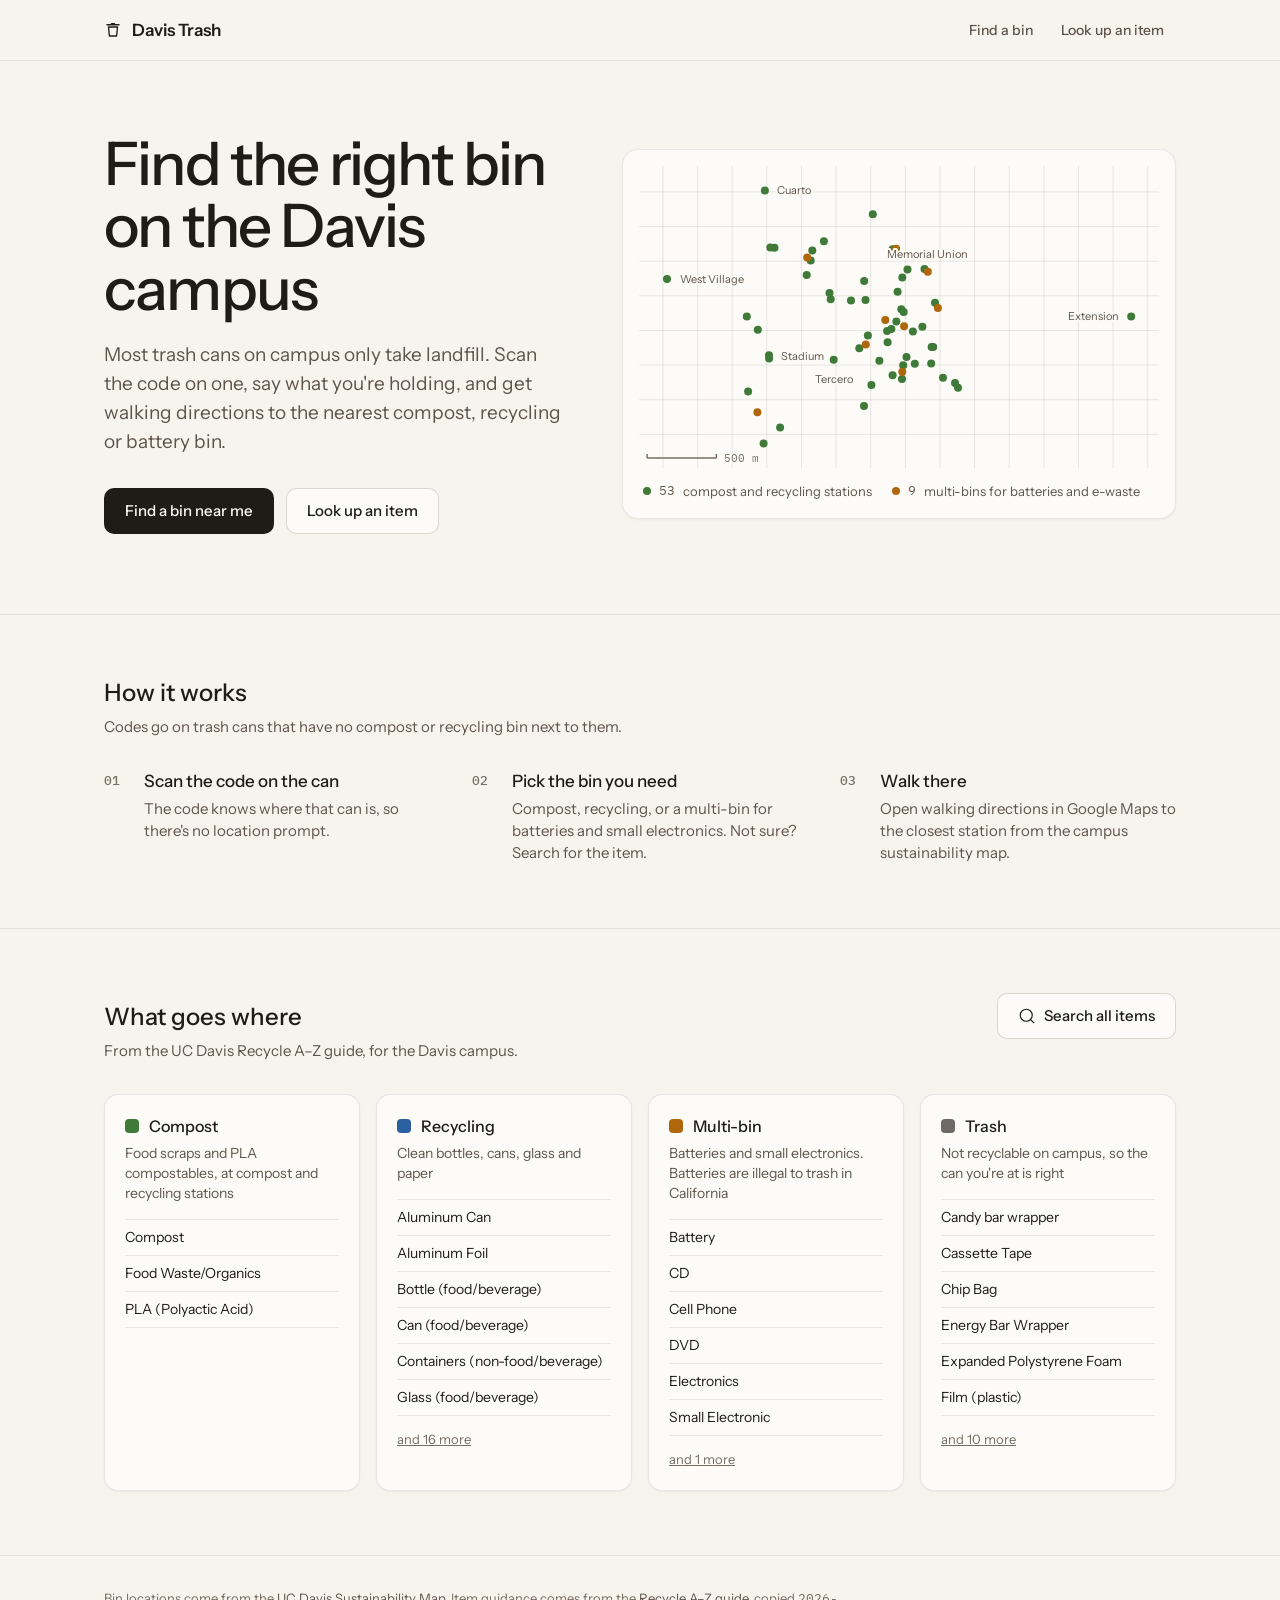
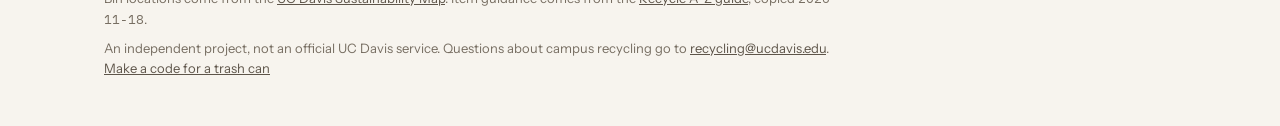
<file: index.html>
<!doctype html>
<html lang="en">
<head>
  <meta charset="utf-8">
  <meta name="viewport" content="width=device-width, initial-scale=1, viewport-fit=cover">
  <title>Davis Trash</title>
  <meta name="description" content="Find the nearest compost, recycling or battery bin on the UC Davis campus, and look up which bin an item goes in.">
  <meta name="theme-color" content="#f7f4ee" media="(prefers-color-scheme: light)">
  <meta name="theme-color" content="#161513" media="(prefers-color-scheme: dark)">
  <link rel="icon" href="data:image/svg+xml,%3Csvg xmlns='http://www.w3.org/2000/svg' viewBox='0 0 24 24'%3E%3Crect width='24' height='24' rx='6' fill='%233f7a39'/%3E%3Cpath d='M7 9h10l-1 9H8z M6 7h12' stroke='%23fdfbf7' stroke-width='1.8' fill='none' stroke-linejoin='round' stroke-linecap='round'/%3E%3C/svg%3E">
  <link rel="preconnect" href="https://fonts.googleapis.com">
  <link rel="preconnect" href="https://fonts.gstatic.com" crossorigin>
  <link href="https://fonts.googleapis.com/css2?family=IBM+Plex+Mono:wght@400;500&family=Instrument+Sans:wght@400;500;600&display=swap" rel="stylesheet">
  <link rel="stylesheet" href="assets/styles.css?v=5">
</head>
<body>
  <header class="top">
    <div class="wrap">
      <a class="brand" href="./" data-home>
        <svg class="brand-mark" viewBox="0 0 24 24" aria-hidden="true"><path d="M6 8h12l-1.2 12H7.2z M4 5h16 M10 5V3.5h4V5" stroke="currentColor" stroke-width="1.8" fill="none" stroke-linejoin="round" stroke-linecap="round"/></svg>
        Davis Trash
      </a>
      <nav class="nav" aria-label="Main">
        <a href="#find" data-nav="find">Find a bin</a>
        <a href="#search" data-nav="search">Look up an item</a>
      </nav>
    </div>
  </header>

  <main id="app">
    <!-- Overview, shown when someone opens the site directly -->
    <section id="view-home" hidden>
      <div class="wrap hero">
        <div>
          <h1 class="h-hero">Find the right bin on the Davis campus</h1>
          <p class="lede">Most trash cans on campus only take landfill. Scan the code on one, say what you're holding, and get walking directions to the nearest compost, recycling or battery bin.</p>
          <div class="actions">
            <a class="btn btn-primary" href="#find">Find a bin near me</a>
            <a class="btn btn-secondary" href="#search">Look up an item</a>
          </div>
        </div>
        <figure class="hero-map" style="margin:0">
          <svg class="map" id="home-map" role="img" aria-label="Map of mapped compost, recycling and multi-bin stations on the UC Davis campus"></svg>
          <figcaption class="legend" id="home-legend"></figcaption>
        </figure>
      </div>

      <section class="section">
        <div class="wrap">
          <div class="section-head">
            <div>
              <h2 class="h-sec">How it works</h2>
              <p>Codes go on trash cans that have no compost or recycling bin next to them.</p>
            </div>
          </div>
          <ol class="steps">
            <li><span class="n">01</span><div><h3>Scan the code on the can</h3><p>The code knows where that can is, so there's no location prompt.</p></div></li>
            <li><span class="n">02</span><div><h3>Pick the bin you need</h3><p>Compost, recycling, or a multi-bin for batteries and small electronics. Not sure? Search for the item.</p></div></li>
            <li><span class="n">03</span><div><h3>Walk there</h3><p>Open walking directions in Google Maps to the closest station from the campus sustainability map.</p></div></li>
          </ol>
        </div>
      </section>

      <section class="section">
        <div class="wrap">
          <div class="section-head">
            <div>
              <h2 class="h-sec">What goes where</h2>
              <p>From the UC Davis Recycle A–Z guide, for the Davis campus.</p>
            </div>
            <a class="btn btn-secondary" href="#search">
              <svg viewBox="0 0 24 24" aria-hidden="true"><circle cx="11" cy="11" r="8"/><path d="m21 21-4.3-4.3"/></svg>
              Search all items
            </a>
          </div>
          <div class="bins" id="home-bins"></div>
        </div>
      </section>
    </section>

    <!-- Pick a bin type -->
    <section id="view-find" class="view" hidden>
      <div class="wrap app-grid">
        <div>
          <div class="here" id="find-here" hidden><span class="lid k-landfill"></span>You're at a trash-only can</div>
          <h1 class="h-page">Which bin do you need?</h1>
          <div class="choices" id="choices"></div>
          <div class="or">or</div>
          <form class="search" id="find-search" role="search">
            <svg class="icon" viewBox="0 0 24 24" aria-hidden="true"><circle cx="11" cy="11" r="8"/><path d="m21 21-4.3-4.3"/></svg>
            <input type="search" name="q" placeholder="Look up an item, like chip bag" aria-label="Look up an item" autocomplete="off">
          </form>
        </div>
        <div class="map-card">
          <svg class="map" id="find-map" role="img" aria-label="Map of bin stations"></svg>
          <div class="meta" id="find-map-meta"></div>
        </div>
      </div>
    </section>

    <!-- Nearest station of one type -->
    <section id="view-result" class="view" hidden>
      <div class="wrap app-grid">
        <div class="result" id="result-body"></div>
        <div class="map-card" id="result-map-card" hidden>
          <svg class="map" id="result-map" role="img"></svg>
          <div class="meta">Straight-line view. Google Maps has the walking route.</div>
        </div>
      </div>
    </section>

    <!-- Search -->
    <section id="view-search" class="view" hidden>
      <div class="wrap" style="max-width:720px">
        <a class="back" href="#find" id="search-back">
          <svg class="icon" viewBox="0 0 24 24" aria-hidden="true"><path d="m12 19-7-7 7-7"/><path d="M19 12H5"/></svg>Bins
        </a>
        <h1 class="h-page">What are you throwing away?</h1>
        <form class="search" id="search-form" role="search" style="margin-top:24px">
          <svg class="icon" viewBox="0 0 24 24" aria-hidden="true"><circle cx="11" cy="11" r="8"/><path d="m21 21-4.3-4.3"/></svg>
          <input type="search" id="q" placeholder="Search" aria-label="Item" autocomplete="off" aria-controls="results">
          <button type="button" class="clear" id="q-clear" aria-label="Clear" hidden>
            <svg class="icon" viewBox="0 0 24 24" aria-hidden="true"><path d="M18 6 6 18"/><path d="m6 6 12 12"/></svg>
          </button>
        </form>
        <div class="empty" id="search-empty"></div>
        <ul class="results" id="results" aria-live="polite"></ul>
      </div>
    </section>

    <!-- One item -->
    <section id="view-item" class="view" hidden>
      <div class="wrap">
        <a class="back" href="#search" id="item-back">
          <svg class="icon" viewBox="0 0 24 24" aria-hidden="true"><path d="m12 19-7-7 7-7"/><path d="M19 12H5"/></svg>Search
        </a>
        <div id="item-body"></div>
      </div>
    </section>
  </main>

  <footer class="foot">
    <div class="wrap">
      <p>Bin locations come from the <a href="https://sustainability.ucdavis.edu/sustainability-map" target="_blank" rel="noopener">UC Davis Sustainability Map</a>. Item guidance comes from the <a href="https://sustainability.ucdavis.edu/how/recycle-a-z" target="_blank" rel="noopener">Recycle A–Z guide</a>, copied <span class="mono" id="updated"></span>.</p>
      <p>An independent project, not an official UC Davis service. Questions about campus recycling go to <a href="mailto:recycling@ucdavis.edu">recycling@ucdavis.edu</a>. <a href="qr.html">Make a code for a trash can</a></p>
    </div>
  </footer>

  <script src="assets/data.js?v=5"></script>
  <script src="assets/app.js?v=5"></script>
</body>
</html>
</file>
<file: assets/styles.css>
:root {
  --bg: #f7f4ee;
  --card: #fdfbf7;
  --raised: #efe9df;
  --text: #1f1b16;
  --text-2: #5e554a;
  --muted: #776e62;
  --line: rgba(31, 27, 22, 0.09);
  --line-strong: rgba(31, 27, 22, 0.16);
  --on-text: #fdfbf7;

  /* Bin lid colors: they mean something, so they are the only hues on the page */
  --compost: #3f7a39;
  --recycle: #2a609f;
  --multibin: #b0670c;
  --multibin-ink: #8a4f08;
  --landfill: #6f6a63;
  --special: #1f1b16;

  --shadow: 0 1px 2px rgba(31, 27, 22, 0.05);
  --ease: cubic-bezier(0.22, 1, 0.36, 1);
  --sans: "Instrument Sans", system-ui, -apple-system, "Segoe UI", sans-serif;
  --mono: "IBM Plex Mono", ui-monospace, "SF Mono", Menlo, monospace;
  color-scheme: light;
}

@media (prefers-color-scheme: dark) {
  :root:not([data-theme="light"]) {
    --bg: #161513;
    --card: #1c1a18;
    --raised: #262421;
    --text: #efe9de;
    --text-2: #aaa398;
    --muted: #8f897f;
    --line: rgba(239, 233, 222, 0.09);
    --line-strong: rgba(239, 233, 222, 0.16);
    --on-text: #161513;
    --compost: #74b56b;
    --recycle: #72a4e3;
    --multibin: #dd9c45;
    --multibin-ink: #dd9c45;
    --landfill: #9b958c;
    --special: #efe9de;
    --shadow: none;
    color-scheme: dark;
  }
}
:root[data-theme="dark"] {
  --bg: #161513;
  --card: #1c1a18;
  --raised: #262421;
  --text: #efe9de;
  --text-2: #aaa398;
  --muted: #8f897f;
  --line: rgba(239, 233, 222, 0.09);
  --line-strong: rgba(239, 233, 222, 0.16);
  --on-text: #161513;
  --compost: #74b56b;
  --recycle: #72a4e3;
  --multibin: #dd9c45;
  --multibin-ink: #dd9c45;
  --landfill: #9b958c;
  --special: #efe9de;
  --shadow: none;
  color-scheme: dark;
}

* { box-sizing: border-box; }
html { -webkit-text-size-adjust: 100%; }
body {
  margin: 0;
  background: var(--bg);
  color: var(--text);
  font: 400 15px/22px var(--sans);
  -webkit-font-smoothing: antialiased;
}
a { color: inherit; }
button, input, select { font: inherit; color: inherit; }
[hidden] { display: none !important; }

.wrap { max-width: 1120px; margin: 0 auto; padding: 0 24px; }
@media (max-width: 640px) { .wrap { padding: 0 16px; } }

/* Header */
.top { border-bottom: 1px solid var(--line); }
.top .wrap { display: flex; align-items: center; gap: 24px; height: 60px; }
.brand { display: flex; align-items: center; gap: 10px; text-decoration: none; font-weight: 600; font-size: 17px; white-space: nowrap; }
.brand-mark { width: 18px; height: 18px; display: block; }
.nav { display: flex; gap: 4px; margin-left: auto; }
.nav a {
  text-decoration: none; color: var(--text-2); font-weight: 500; font-size: 14px;
  height: 36px; padding: 0 12px; display: inline-flex; align-items: center; border-radius: 8px; white-space: nowrap;
  transition: background-color 150ms var(--ease), color 150ms var(--ease);
}
.nav a:hover { background: var(--raised); color: var(--text); }
.nav a[aria-current="page"] { color: var(--text); background: var(--raised); }
@media (max-width: 420px) { .top .wrap { gap: 12px; } .nav { gap: 0; } .nav a { padding: 0 8px; } }

/* Shared type */
h1, h2, h3 { margin: 0; font-weight: 500; }
.h-hero { font-size: 60px; line-height: 1.04; letter-spacing: -0.03em; max-width: 12ch; }
.h-page { font-size: 32px; line-height: 1.15; letter-spacing: -0.01em; }
.h-sec { font-size: 24px; line-height: 1.2; }
.lede { font-size: 19px; line-height: 29px; color: var(--text-2); max-width: 34rem; margin: 20px 0 0; }
.muted { color: var(--muted); }
.meta { font: 400 12px/16px var(--mono); color: var(--muted); }
.mono { font-family: var(--mono); font-variant-numeric: tabular-nums; }
@media (max-width: 640px) {
  .h-hero { font-size: 40px; }
  .h-page { font-size: 28px; }
  .lede { font-size: 17px; line-height: 26px; }
}

/* Buttons */
.btn {
  display: inline-flex; align-items: center; justify-content: center; gap: 8px;
  height: 46px; padding: 0 20px; border-radius: 10px; border: 1px solid transparent;
  font-weight: 500; font-size: 15px; text-decoration: none; cursor: pointer;
  transition: background-color 150ms var(--ease), border-color 150ms var(--ease), transform 120ms var(--ease);
}
.btn:active { transform: scale(0.98); }
.btn-primary { background: var(--text); color: var(--on-text); }
.btn-primary:hover { background: color-mix(in srgb, var(--text) 86%, var(--bg)); }
.btn-secondary { background: var(--card); border-color: var(--line-strong); }
.btn-secondary:hover { background: var(--raised); }
.btn-block { width: 100%; }
.btn svg, .icon { width: 18px; height: 18px; flex: none; stroke: currentColor; fill: none; stroke-width: 1.5; stroke-linecap: round; stroke-linejoin: round; }
.actions { display: flex; flex-wrap: wrap; gap: 12px; margin-top: 32px; }

a:focus-visible, button:focus-visible, input:focus-visible, select:focus-visible, summary:focus-visible {
  outline: 2px solid var(--recycle); outline-offset: 2px;
}

.back {
  display: inline-flex; align-items: center; gap: 8px; color: var(--text-2); text-decoration: none;
  font-size: 14px; font-weight: 500; height: 32px; margin-bottom: 16px;
}
.back:hover { color: var(--text); }
.back .icon { width: 16px; height: 16px; }

/* Lid swatch: the bin's lid color, seen from the side */
.lid { width: 14px; height: 14px; border-radius: 4px; flex: none; background: var(--c, var(--landfill)); }
.k-compost { --c: var(--compost); --ink: var(--compost); }
.k-recycle { --c: var(--recycle); --ink: var(--recycle); }
.k-multibin { --c: var(--multibin); --ink: var(--multibin-ink); }
.k-landfill { --c: var(--landfill); --ink: var(--text-2); }
.k-special { --c: transparent; --ink: var(--text); }
.k-special .lid, .lid.k-special { box-shadow: inset 0 0 0 1.5px var(--text-2); }

.chip {
  display: inline-flex; align-items: center; gap: 8px; height: 28px; padding: 0 10px 0 8px;
  border-radius: 6px; background: var(--raised); font-size: 13px; font-weight: 500; color: var(--ink, var(--text));
  white-space: nowrap;
}
.chip .lid { width: 10px; height: 10px; border-radius: 3px; }

/* Home */
.hero { padding-top: 72px; padding-bottom: 80px; display: grid; grid-template-columns: minmax(0, 5fr) minmax(0, 6fr); gap: 56px; align-items: center; }
.hero-map { background: var(--card); border: 1px solid var(--line); border-radius: 16px; padding: 16px; box-shadow: var(--shadow); }
.legend { display: flex; flex-wrap: wrap; gap: 8px 20px; padding: 12px 4px 0; font-size: 13px; color: var(--text-2); }
.legend span { display: inline-flex; align-items: center; gap: 8px; }
.legend .dot { width: 8px; height: 8px; border-radius: 50%; background: var(--c); }
@media (max-width: 860px) {
  .hero { grid-template-columns: 1fr; padding-top: 40px; padding-bottom: 56px; gap: 40px; }
}

.section { padding: 64px 0; border-top: 1px solid var(--line); }
.section-head { display: flex; align-items: baseline; justify-content: space-between; gap: 16px; margin-bottom: 32px; flex-wrap: wrap; }
.section-head p { margin: 8px 0 0; color: var(--text-2); max-width: 36rem; }

.steps { display: grid; grid-template-columns: repeat(3, 1fr); gap: 32px; margin: 0; padding: 0; list-style: none; }
.steps li { display: grid; grid-template-columns: 28px 1fr; gap: 12px; }
.steps .n { font: 500 13px/22px var(--mono); color: var(--muted); }
.steps h3 { font-size: 17px; line-height: 22px; }
.steps p { margin: 6px 0 0; color: var(--text-2); }
@media (max-width: 760px) { .steps { grid-template-columns: 1fr; gap: 24px; } }

.bins { display: grid; grid-template-columns: repeat(4, 1fr); gap: 16px; }
.bin-card { background: var(--card); border: 1px solid var(--line); border-radius: 14px; padding: 20px; box-shadow: var(--shadow); display: flex; flex-direction: column; }
.bin-card header { display: flex; align-items: center; gap: 10px; }
.bin-card h3 { font-size: 16px; }
.bin-card .sub { margin: 6px 0 16px; color: var(--text-2); font-size: 14px; line-height: 20px; }
.bin-card ul { list-style: none; margin: 0; padding: 0; border-top: 1px solid var(--line); }
.bin-card li a {
  display: flex; align-items: center; min-height: 36px; padding: 6px 0; border-bottom: 1px solid var(--line);
  text-decoration: none; font-size: 14px; line-height: 20px;
}
.bin-card li a:hover { color: var(--ink); }
.bin-card .more { margin-top: 12px; font-size: 13px; color: var(--muted); }
@media (max-width: 960px) { .bins { grid-template-columns: repeat(2, 1fr); } }
@media (max-width: 520px) { .bins { grid-template-columns: 1fr; } }

.foot { border-top: 1px solid var(--line); padding: 32px 0 48px; color: var(--muted); font-size: 13px; line-height: 20px; }
.foot .wrap { display: grid; gap: 8px; }
.foot p { margin: 0; max-width: 46rem; }
.foot a { color: var(--text-2); }

/* App views */
.view { padding: 40px 0 80px; }
.app-grid { display: grid; grid-template-columns: minmax(0, 440px) minmax(0, 1fr); gap: 48px; align-items: start; }
@media (max-width: 860px) { .app-grid { grid-template-columns: 1fr; gap: 32px; } .view { padding: 24px 0 64px; } }

.here {
  display: inline-flex; align-items: center; gap: 8px; font-size: 13px; color: var(--text-2);
  margin-bottom: 12px;
}
.here .lid { width: 10px; height: 10px; border-radius: 3px; }

.choices { display: grid; gap: 8px; margin-top: 24px; }
.choice {
  display: grid; grid-template-columns: 6px 1fr auto; gap: 16px; align-items: center; text-align: left;
  background: var(--card); border: 1px solid var(--line); border-radius: 12px; padding: 16px 16px 16px 0;
  cursor: pointer; overflow: hidden; box-shadow: var(--shadow); text-decoration: none; color: var(--text);
  transition: background-color 150ms var(--ease), border-color 150ms var(--ease), transform 120ms var(--ease);
}
.choice::before { content: ""; align-self: stretch; margin: -16px 0; background: var(--c); }
.choice:hover { background: var(--raised); border-color: var(--line-strong); }
.choice:active { transform: scale(0.99); }
.choice strong { display: block; font-weight: 500; font-size: 17px; line-height: 24px; }
.choice span.sub { display: block; color: var(--text-2); font-size: 14px; line-height: 20px; margin-top: 2px; }
.choice .icon { color: var(--muted); }

.or { display: flex; align-items: center; gap: 12px; margin: 32px 0 12px; color: var(--muted); font-size: 13px; }
.or::before, .or::after { content: ""; flex: 1; height: 1px; background: var(--line); }

.search {
  display: flex; align-items: center; gap: 10px; height: 48px; padding: 0 14px;
  background: var(--card); border: 1px solid var(--line-strong); border-radius: 10px;
  transition: border-color 150ms var(--ease);
}
.search:focus-within { border-color: var(--text-2); }
.search .icon { color: var(--muted); }
.search input { flex: 1; min-width: 0; border: 0; background: transparent; outline: none; font-size: 16px; height: 100%; }
.search input::placeholder { color: var(--muted); }
.search input::-webkit-search-cancel-button { -webkit-appearance: none; appearance: none; }
.search .clear { border: 0; background: transparent; padding: 4px; color: var(--muted); cursor: pointer; border-radius: 6px; display: flex; }
.search .clear:hover { color: var(--text); }

/* Result */
.result-label { display: flex; align-items: center; gap: 8px; font-size: 14px; color: var(--ink); font-weight: 500; }
.result-name { font-size: 32px; line-height: 1.15; letter-spacing: -0.01em; margin-top: 8px; }
.walk { display: flex; align-items: baseline; gap: 12px; margin-top: 24px; }
.walk .min { font: 500 56px/1 var(--mono); font-variant-numeric: tabular-nums; letter-spacing: -0.03em; }
.walk .unit { font-size: 17px; color: var(--text-2); }
.walk-note { margin: 8px 0 0; color: var(--muted); font-size: 13px; }
.result .actions { margin-top: 28px; }
.note {
  margin-top: 24px; padding: 14px 16px; border-radius: 10px; background: var(--raised);
  font-size: 14px; line-height: 20px; color: var(--text-2);
}
.note strong { color: var(--text); font-weight: 500; }

.nearby { margin-top: 32px; }
.nearby h3 { font-size: 14px; color: var(--text-2); font-weight: 500; margin-bottom: 8px; }
.nearby ul { list-style: none; margin: 0; padding: 0; border-top: 1px solid var(--line); }
.nearby a {
  display: grid; grid-template-columns: 1fr auto 18px; gap: 12px; align-items: center;
  min-height: 48px; padding: 8px 0; border-bottom: 1px solid var(--line); text-decoration: none;
}
.nearby a:hover .nm { color: var(--ink); }
.nearby .icon { width: 16px; height: 16px; color: var(--muted); }

.map-card { background: var(--card); border: 1px solid var(--line); border-radius: 16px; padding: 12px; box-shadow: var(--shadow); position: sticky; top: 24px; }
.map-card .meta { padding: 8px 4px 0; }
.map { width: 100%; display: block; }
.map text { font-family: var(--sans); }
.map .grid line { stroke: var(--line); stroke-width: 1; }
.map .st { fill: var(--c); }
.map .st.faint { opacity: 0.35; }
.map .lbl { fill: var(--text-2); font-size: 11px; }
.map .lbl-strong { fill: var(--text); font-size: 13px; font-weight: 500; }
.map .halo { paint-order: stroke; stroke: var(--card); stroke-width: 4px; stroke-linejoin: round; }
.map .route { fill: none; stroke: var(--c); stroke-width: 2.5; stroke-linecap: round; stroke-dasharray: 0.1 7; }
.map .you { fill: var(--card); stroke: var(--text); stroke-width: 2.5; }
.map .scale line { stroke: var(--muted); stroke-width: 1.5; }
.map .scale text { fill: var(--muted); font: 400 11px var(--mono); paint-order: stroke; stroke: var(--card); stroke-width: 4px; }
.map .route.draw { animation: draw 600ms var(--ease) both; }
@keyframes draw { from { opacity: 0; } to { opacity: 1; } }

.status { display: flex; align-items: center; gap: 10px; color: var(--text-2); margin-top: 24px; }
.status .spin { width: 16px; height: 16px; border-radius: 50%; border: 1.5px solid var(--line-strong); border-top-color: var(--text); animation: spin 800ms linear infinite; }
@keyframes spin { to { transform: rotate(360deg); } }

.field { display: grid; gap: 8px; margin-top: 16px; }
.field label { font-size: 14px; font-weight: 500; }
.select {
  height: 46px; border-radius: 10px; border: 1px solid var(--line-strong); background: var(--card);
  padding: 0 12px; font-size: 16px; width: 100%;
}

/* Search results */
.results { list-style: none; margin: 16px 0 0; padding: 0; border-top: 1px solid var(--line); }
.results a {
  display: flex; align-items: center; justify-content: space-between; gap: 16px;
  min-height: 52px; padding: 8px 4px; border-bottom: 1px solid var(--line); text-decoration: none;
  transition: background-color 150ms var(--ease);
}
.results a:hover, .results a.active { background: var(--raised); }
.results .nm { font-size: 16px; }
.results .alias { display: block; font-size: 13px; color: var(--muted); }
.empty { margin-top: 24px; color: var(--text-2); }
.empty p { margin: 0 0 8px; }
.quick { display: flex; flex-wrap: wrap; gap: 8px; margin-top: 16px; }
.quick a {
  height: 34px; padding: 0 12px; display: inline-flex; align-items: center; border-radius: 8px;
  background: var(--card); border: 1px solid var(--line); text-decoration: none; font-size: 14px;
  transition: background-color 150ms var(--ease);
}
.quick a:hover { background: var(--raised); }

/* Item */
.item-grid { display: grid; grid-template-columns: minmax(0, 1fr) 320px; gap: 48px; align-items: start; }
.item-title { margin-bottom: 24px; }
.guide > h2:first-child { margin-top: 0; }
@media (max-width: 860px) {
  .item-grid { grid-template-columns: 1fr; gap: 32px; }
  .item-grid .verdict { order: -1; position: static; }
}
.verdict {
  background: var(--card); border: 1px solid var(--line); border-radius: 14px; padding: 20px; box-shadow: var(--shadow);
  position: sticky; top: 24px;
}
.verdict .lid { display: block; width: 100%; height: 6px; border-radius: 3px; margin-bottom: 16px; }
.verdict h2 { font-size: 22px; line-height: 28px; color: var(--ink); }
.verdict p { margin: 8px 0 0; color: var(--text-2); font-size: 14px; line-height: 20px; }
.verdict .btn { margin-top: 20px; }

.guide { font-size: 16px; line-height: 26px; max-width: 40rem; }
.guide h2 { font-size: 14px; font-weight: 500; color: var(--text-2); margin: 32px 0 8px; }
.guide p { margin: 0 0 12px; }
.guide ul { margin: 0 0 12px; padding-left: 20px; }
.guide li { margin-bottom: 8px; }
.guide li ul { margin-top: 8px; }
.guide strong { font-weight: 500; }
.guide a { color: var(--recycle); text-underline-offset: 2px; }
.guide details { margin-top: 32px; border-top: 1px solid var(--line); padding-top: 16px; }
.guide summary { cursor: pointer; color: var(--text-2); font-size: 14px; font-weight: 500; }
.guide details[open] summary { margin-bottom: 12px; }
.guide .src { margin-top: 32px; font-size: 13px; color: var(--muted); line-height: 20px; }
.guide .src a { color: var(--text-2); }

.enter { animation: enter 360ms var(--ease) both; }
@keyframes enter { from { opacity: 0; transform: translateY(8px); } to { opacity: 1; transform: none; } }

@media (prefers-reduced-motion: reduce) {
  *, *::before, *::after { animation: none !important; transition: none !important; }
}
</file>
